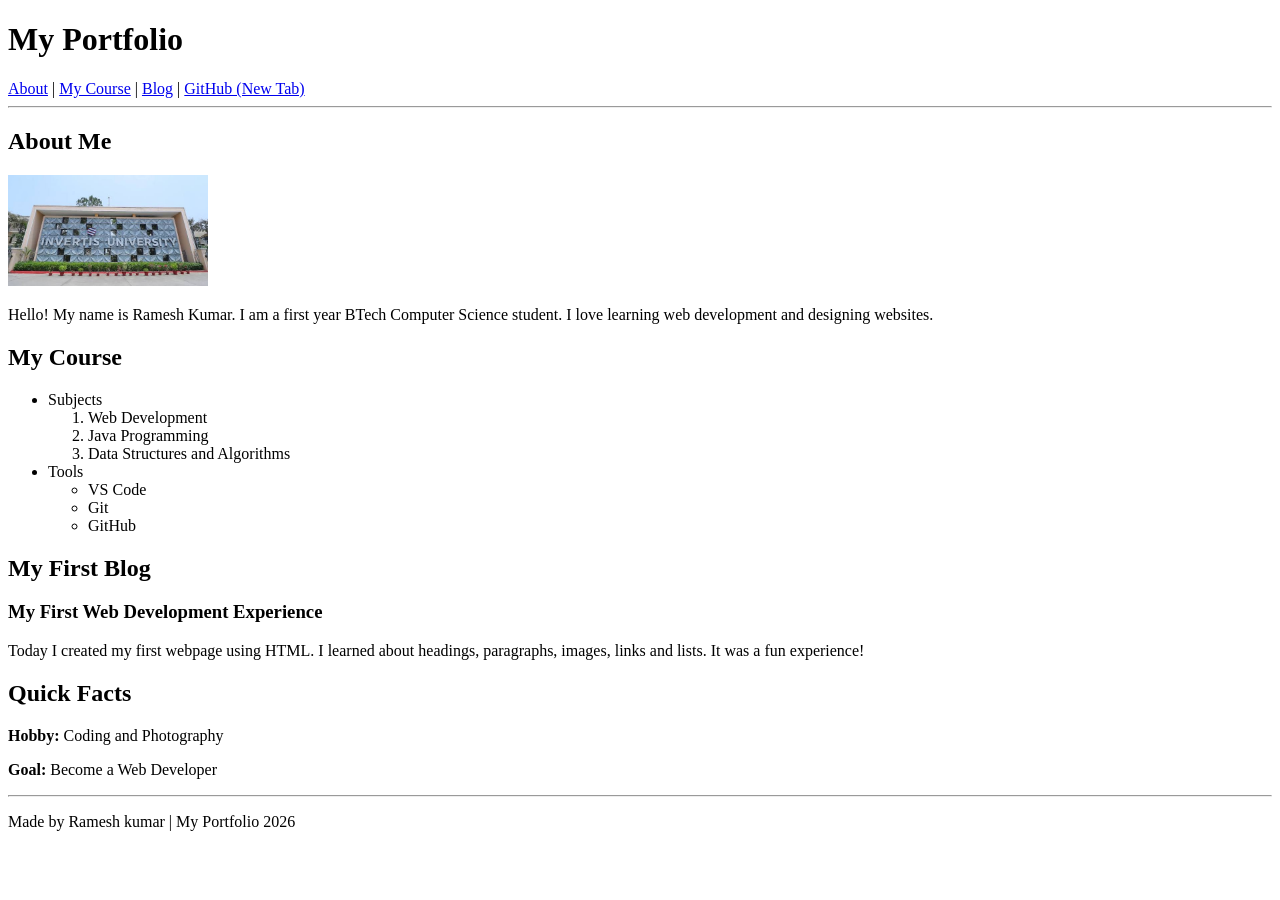
<file: week 3/index.html>
<!DOCTYPE html>
<html lang="en">

<head>
    <meta charset="UTF-8">
    <meta name="viewport" content="width=device-width, initial-scale=1.0">
    <title>My Portfolio</title>
</head>

<body>

    <!-- Header -->
    <header>
        <h1>My Portfolio</h1>

        <!-- Navigation Menu -->
        <nav>
            <a href="about.html">About</a> |
            <a href="#course">My Course</a> |
            <a href="#blog">Blog</a> |
            <a href="https://github.com/rameshg800gupta-star/" target="_blank" rel="noopener noreferrer">
                GitHub (New Tab)
            </a>
        </nav>
    </header>

    <hr>

    <!-- Main Content -->
    <main>

        <!-- About Section -->
        <section id="about">
            <h2>About Me</h2>

            <img src="images/college.jpg"
                 alt="My College Campus"
                 width="200">

            <p>
                Hello! My name is Ramesh Kumar.
                I am a first year BTech Computer Science student.
                I love learning web development and designing websites.
            </p>
        </section>

        <!-- Course Section -->
        <section id="course">
            <h2>My Course</h2>

            <ul>
                <li>Subjects
                    <ol>
                        <li>Web Development</li>
                        <li>Java Programming</li>
                        <li>Data Structures and Algorithms</li>
                    </ol>
                </li>

                <li>Tools
                    <ul>
                        <li>VS Code</li>
                        <li>Git</li>
                        <li>GitHub</li>
                    </ul>
                </li>
            </ul>
        </section>

        <!-- Blog Section -->
        <section id="blog">
            <h2>My First Blog</h2>

            <article>
                <h3>My First Web Development Experience</h3>

                <p>
                    Today I created my first webpage using HTML.
                    I learned about headings, paragraphs, images,
                    links and lists. It was a fun experience!
                </p>
            </article>
        </section>

        <!-- Aside Section -->
        <aside>
            <h2>Quick Facts</h2>

            <p><strong>Hobby:</strong> Coding and Photography</p>
            <p><strong>Goal:</strong> Become a Web Developer</p>
        </aside>

    </main>

    <!-- Footer -->
    <footer>
        <hr>
        <p>Made by Ramesh kumar | My Portfolio 2026</p>
    </footer>

</body>
</html>
</file>
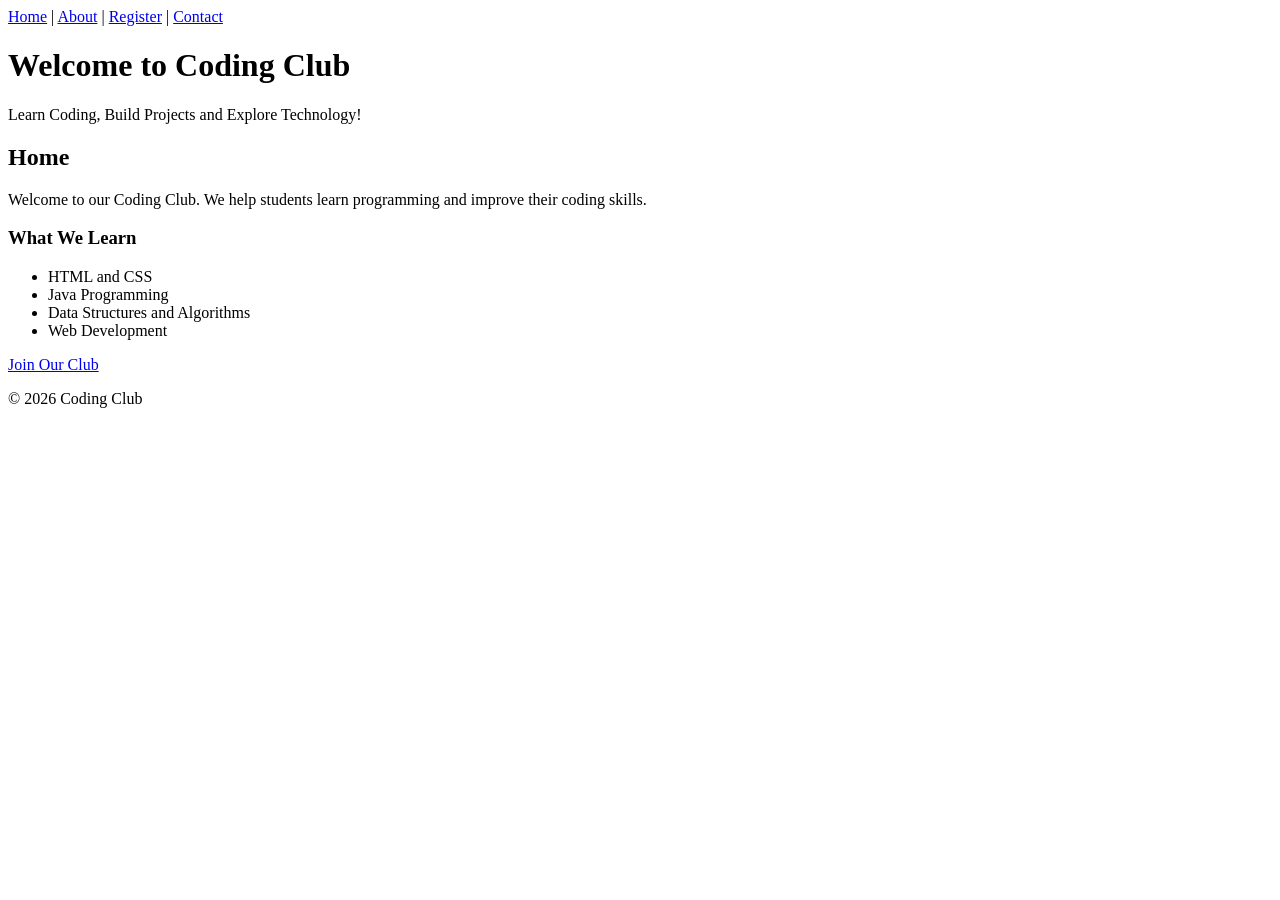
<file: week 4/index.html>
<!DOCTYPE html>
<html lang="en">
<head>
    <meta charset="UTF-8">
    <meta name="viewport" content="width=device-width, initial-scale=1.0">
    <meta name="description" content="Welcome to Coding Club">
    <title>Coding Club - Home</title>
    <link rel="icon" href="images/favicon.svg" type="image/svg+xml">
</head>

<body>

    <nav>
        <a href="index.html">Home</a> |
        <a href="about.html">About</a> |
        <a href="register.html">Register</a> |
        <a href="contact.html">Contact</a>
    </nav>

    <header>
        <h1>Welcome to Coding Club</h1>
        <p>Learn Coding, Build Projects and Explore Technology!</p>
    </header>

    <main>
        <section>
            <h2>Home</h2>
            <p>Welcome to our Coding Club. We help students
            learn programming and improve their coding skills.</p>

            <h3>What We Learn</h3>
            <ul>
                <li>HTML and CSS</li>
                <li>Java Programming</li>
                <li>Data Structures and Algorithms</li>
                <li>Web Development</li>
            </ul>

            <p>
                <a href="register.html">Join Our Club</a>
            </p>
        </section>
    </main>

    <footer>
        <p>&copy; 2026 Coding Club</p>
    </footer>

</body>
</html>
</file>
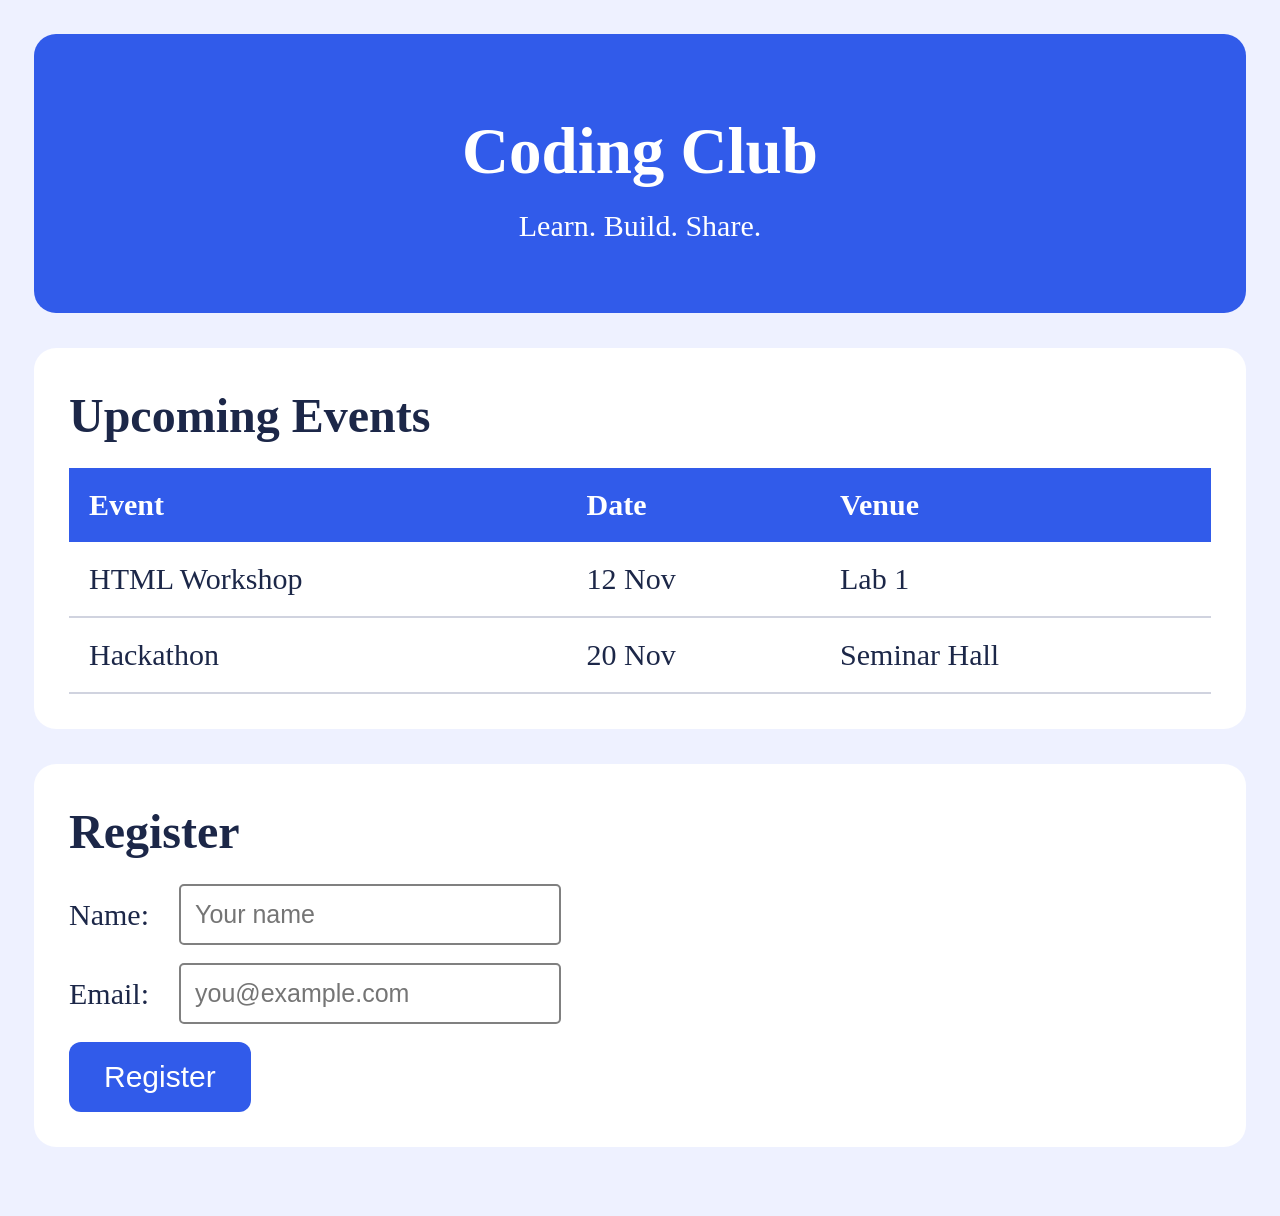
<file: week 5/cooding-club/index.html>
<!DOCTYPE html>
<html lang="en">

<head>
    <meta charset="UTF-8">
    <meta name="viewport" content="width=device-width, initial-scale=1.0">

    <title>Coding Club</title>

    <link rel="stylesheet" href="style.css">
</head>

<body>

    <!-- Header Section -->
    <header>
        <h1>Coding Club</h1>
        <p>Learn. Build. Share.</p>
    </header>


    <main>

        <!-- Upcoming Events Section -->
        <section class="events">

            <h2>Upcoming Events</h2>

            <table>

                <tr>
                    <th>Event</th>
                    <th>Date</th>
                    <th>Venue</th>
                </tr>

                <tr>
                    <td>HTML Workshop</td>
                    <td>12 Nov</td>
                    <td>Lab 1</td>
                </tr>

                <tr>
                    <td>Hackathon</td>
                    <td>20 Nov</td>
                    <td>Seminar Hall</td>
                </tr>

            </table>

        </section>


        <!-- Registration Section -->
        <section class="register">

            <h2>Register</h2>

            <form>

                <div class="form-group">
                    <label for="name">Name:</label>
                    <input type="text" id="name"
                    placeholder="Your name">
                </div>

                <div class="form-group">
                    <label for="email">Email:</label>
                    <input type="email" id="email"
                    placeholder="you@example.com">
                </div>

                <button type="submit">Register</button>

            </form>

        </section>

    </main>

</body>
</html>
</file>
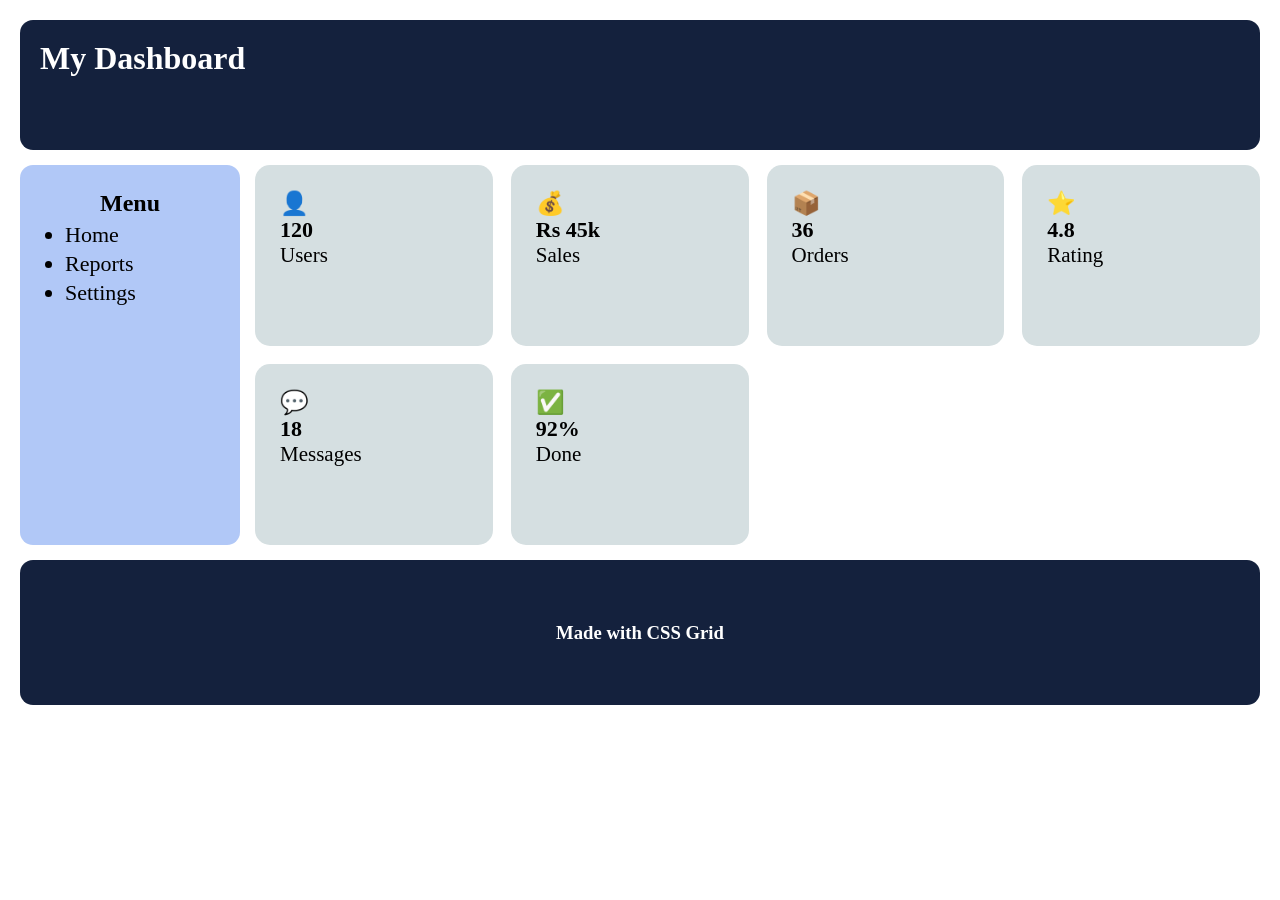
<file: week 8/dashboard/index.html>
<!DOCTYPE html>
<html lang="en">
<head>
    <meta charset="UTF-8">
    <meta name="viewport" content="width=device-width, initial-scale=1.0">

    <title>My Dashboard</title>

    <!-- CSS File Linking -->
    <link rel="stylesheet" href="style.css">
</head>
<body>

    <div class="dashboard">

        <!-- Header -->
        <header class="header">
            <h1>My Dashboard</h1>
        </header>

        <!-- Sidebar Menu -->
        <aside class="sidebar">

            <h2>Menu</h2>

            <ul>
                <li>Home</li>
                <li>Reports</li>
                <li>Settings</li>
            </ul>

        </aside>

        <!-- Main Content -->
        <main class="main-content">

            <div class="card">
                <span>👤</span>
                <h3>120</h3>
                <p>Users</p>
            </div>

            <div class="card">
                <span>💰</span>
                <h3>Rs 45k</h3>
                <p>Sales</p>
            </div>

            <div class="card">
                <span>📦</span>
                <h3>36</h3>
                <p>Orders</p>
            </div>

            <div class="card">
                <span>⭐</span>
                <h3>4.8</h3>
                <p>Rating</p>
            </div>

            <div class="card">
                <span>💬</span>
                <h3>18</h3>
                <p>Messages</p>
            </div>

            <div class="card">
                <span>✅</span>
                <h3>92%</h3>
                <p>Done</p>
            </div>

        </main>

        <!-- Footer -->
        <footer class="footer">
            <h3>Made with CSS Grid</h3>
        </footer>

    </div>

</body>
</html>
</file>
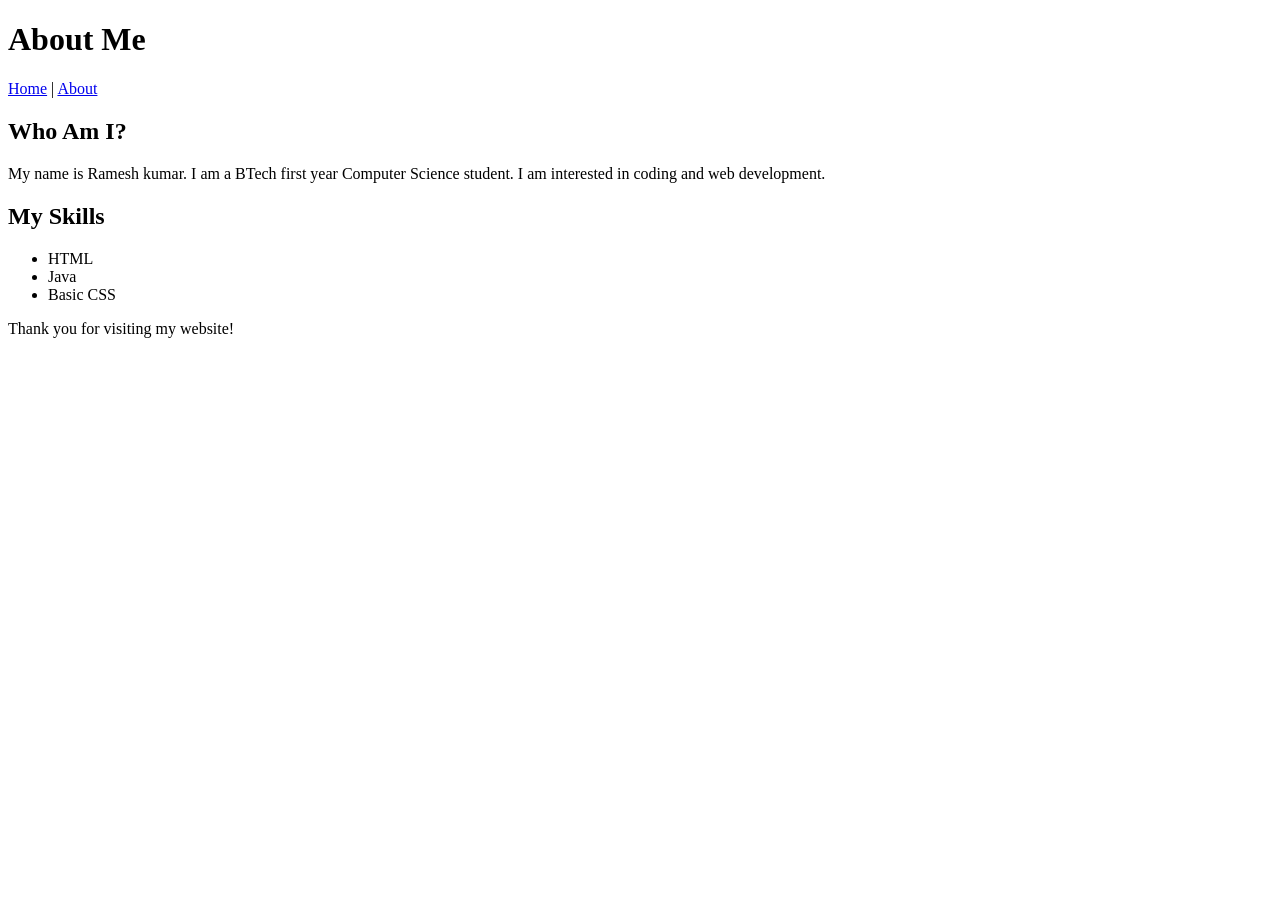
<file: week 3/about.html>
<!DOCTYPE html>
<html lang="en">

<head>
    <meta charset="UTF-8">
    <meta name="viewport" content="width=device-width, initial-scale=1.0">
    <title>About Me</title>
</head>

<body>

    <header>
        <h1>About Me</h1>

        <nav>
            <a href="index.html">Home</a> |
            <a href="about.html">About</a>
        </nav>
    </header>

    <main>
        <section>
            <h2>Who Am I?</h2>

            <p>
                My name is Ramesh kumar.
                I am a BTech first year Computer Science student.
                I am interested in coding and web development.
            </p>
        </section>

        <section>
            <h2>My Skills</h2>

            <ul>
                <li>HTML</li>
                <li>Java</li>
                <li>Basic CSS</li>
            </ul>
        </section>
    </main>

    <footer>
        <p>Thank you for visiting my website!</p>
    </footer>

</body>
</html>
</file>
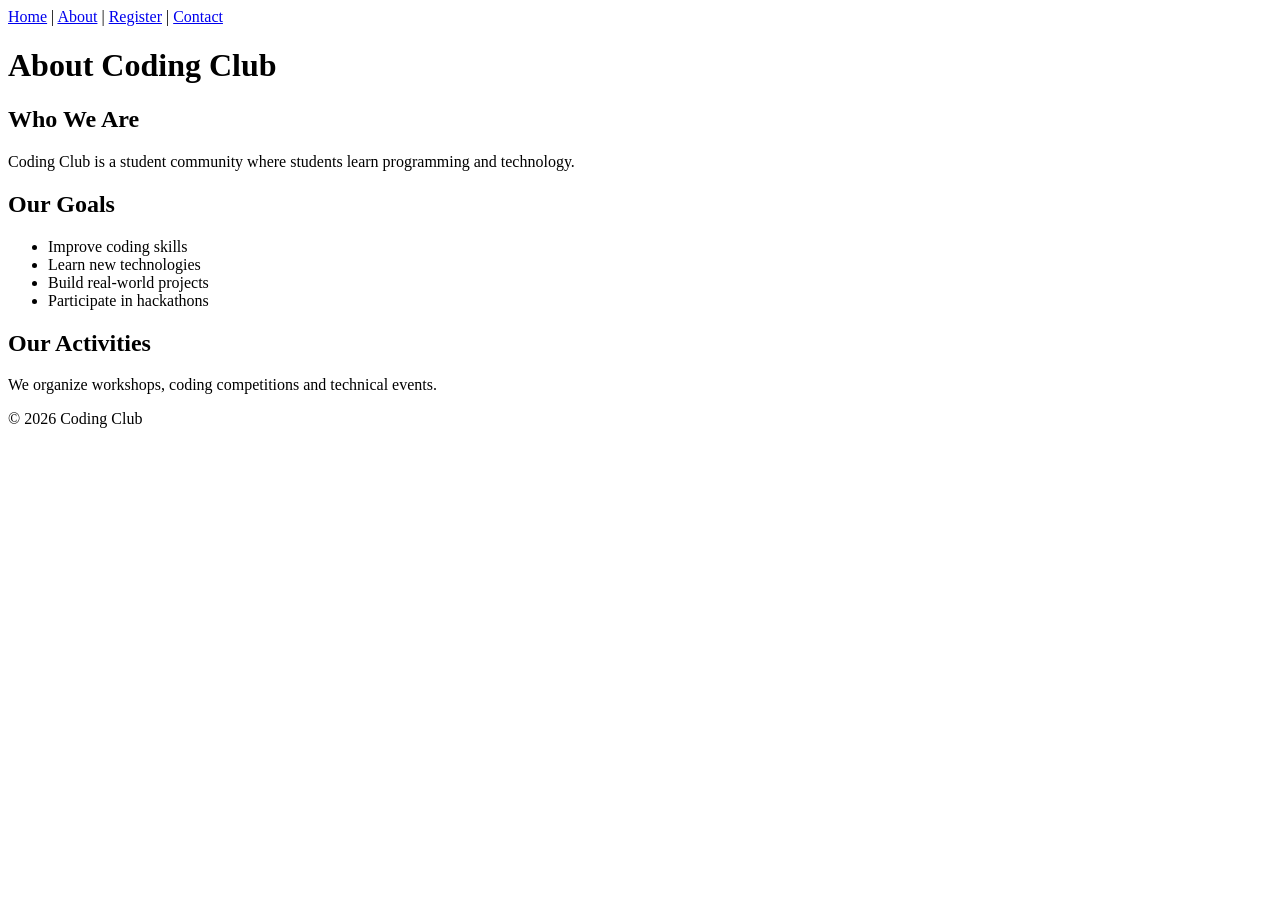
<file: week 4/about.html>
<!DOCTYPE html>
<html lang="en">
<head>
    <meta charset="UTF-8">
    <meta name="viewport" content="width=device-width, initial-scale=1.0">
    <meta name="description" content="About Coding Club">
    <title>Coding Club - About</title>
    <link rel="icon" href="images/favicon.svg" type="image/svg+xml">
</head>

<body>

    <nav>
        <a href="index.html">Home</a> |
        <a href="about.html">About</a> |
        <a href="register.html">Register</a> |
        <a href="contact.html">Contact</a>
    </nav>

    <header>
        <h1>About Coding Club</h1>
    </header>

    <main>
        <section>
            <h2>Who We Are</h2>

            <p>
                Coding Club is a student community where
                students learn programming and technology.
            </p>

            <h2>Our Goals</h2>

            <ul>
                <li>Improve coding skills</li>
                <li>Learn new technologies</li>
                <li>Build real-world projects</li>
                <li>Participate in hackathons</li>
            </ul>

            <h2>Our Activities</h2>

            <p>We organize workshops, coding competitions
            and technical events.</p>
        </section>
    </main>

    <footer>
        <p>&copy; 2026 Coding Club</p>
    </footer>

</body>
</html>
</file>
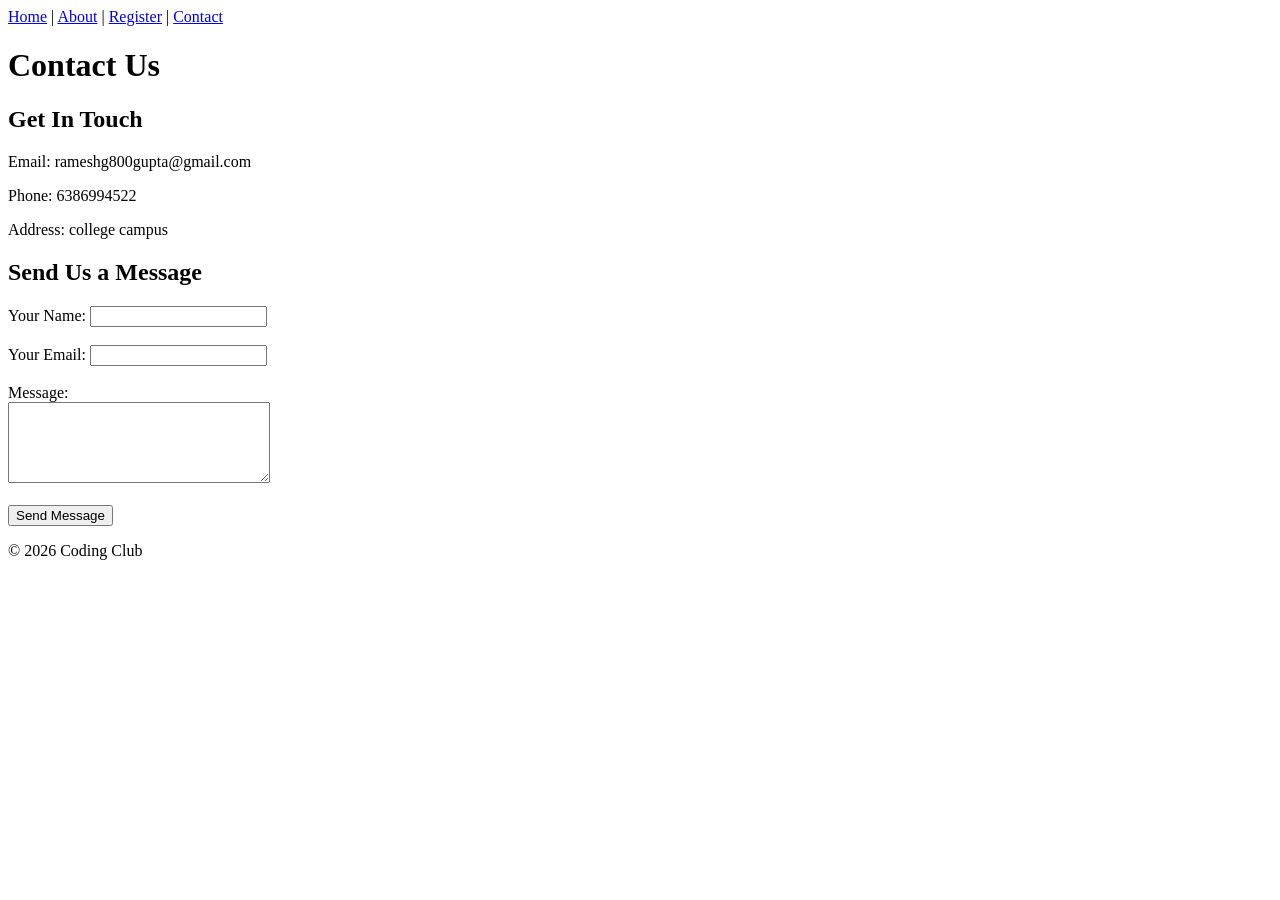
<file: week 4/contact.html>
<!DOCTYPE html>
<html lang="en">
<head>
    <meta charset="UTF-8">
    <meta name="viewport" content="width=device-width, initial-scale=1.0">
    <meta name="description" content="Contact Coding Club">
    <title>Coding Club - Contact</title>
    <link rel="icon" href="images/favicon.svg" type="image/svg+xml">
</head>

<body>

    <nav>
        <a href="index.html">Home</a> |
        <a href="about.html">About</a> |
        <a href="register.html">Register</a> |
        <a href="contact.html">Contact</a>
    </nav>

    <header>
        <h1>Contact Us</h1>
    </header>

    <main>
        <section>
            <h2>Get In Touch</h2>

            <p>Email: rameshg800gupta@gmail.com</p>

            <p>Phone: 6386994522</p>

            <p>Address: college campus</p>

            <h2>Send Us a Message</h2>

            <form action="#" method="post">

                <label for="name">Your Name:</label>
                <input type="text" id="name" name="name">
                <br><br>

                <label for="email">Your Email:</label>
                <input type="email" id="email" name="email">
                <br><br>

                <label for="message">Message:</label>
                <br>

                <textarea id="message" name="message"
                          rows="5" cols="30"></textarea>
                <br><br>

                <button type="submit">Send Message</button>

            </form>
        </section>
    </main>

    <footer>
        <p>&copy; 2026 Coding Club</p>
    </footer>

</body>
</html>
</file>
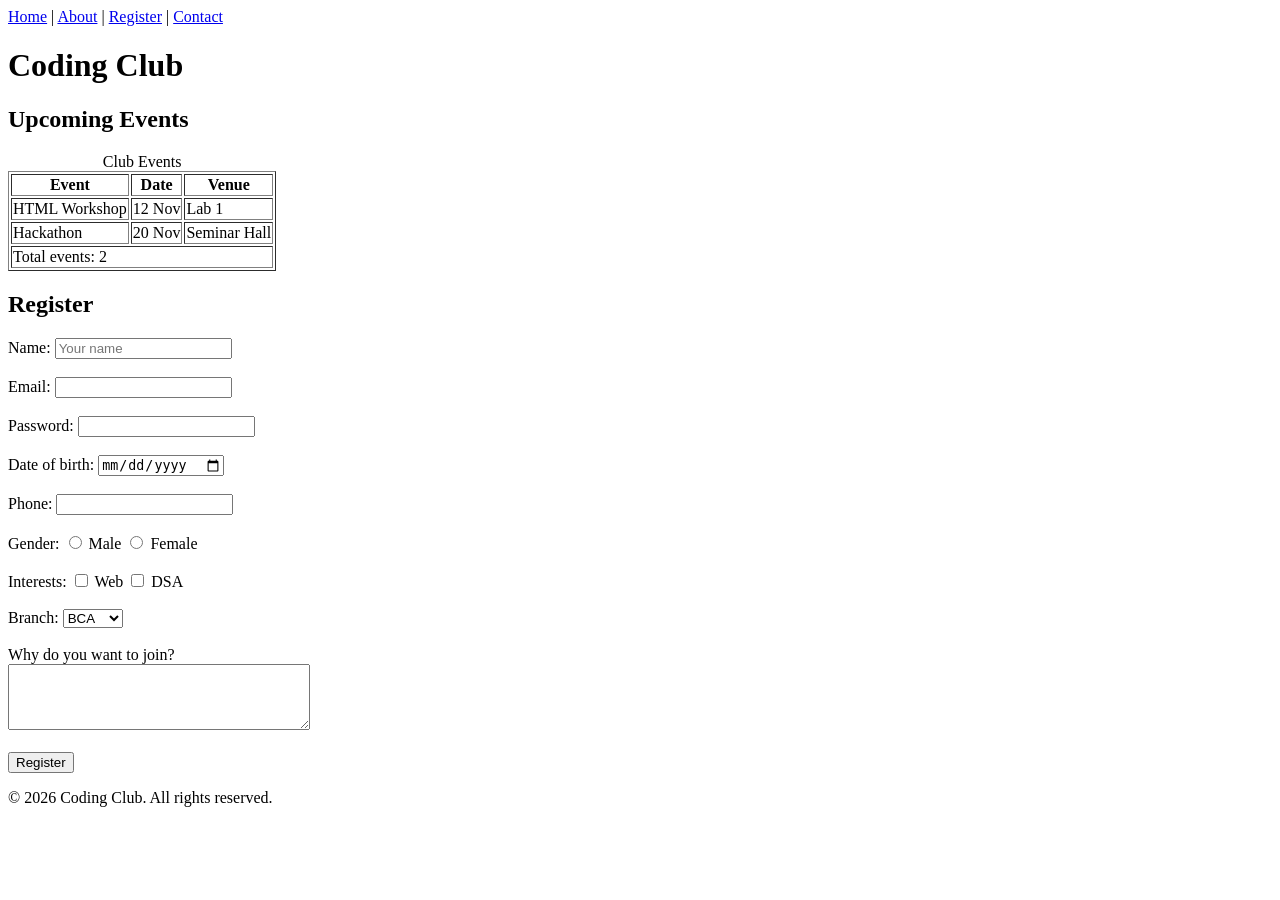
<file: week 4/register.html>
<!DOCTYPE html>
<html lang="en">
<head>
    <meta charset="UTF-8">
    <meta name="viewport" content="width=device-width, initial-scale=1.0">

    <meta name="description" content="Coding Club Events and Registration">
    <meta name="author" content="Coding Club">

    <title>Coding Club - Register</title>

    <link rel="icon" href="images/favicon.svg" type="image/svg+xml">
</head>

<body>

    <!-- Navigation Menu -->
    <nav>
        <a href="index.html">Home</a> |
        <a href="about.html">About</a> |
        <a href="register.html">Register</a> |
        <a href="contact.html">Contact</a>
    </nav>

    <header>
        <h1>Coding Club</h1>
    </header>

    <main>

        <!-- Events Section -->
        <section id="events">

            <h2>Upcoming Events</h2>

            <table border="1">

                <caption>Club Events</caption>

                <thead>
                    <tr>
                        <th>Event</th>
                        <th>Date</th>
                        <th>Venue</th>
                    </tr>
                </thead>

                <tbody>
                    <tr>
                        <td>HTML Workshop</td>
                        <td>12 Nov</td>
                        <td>Lab 1</td>
                    </tr>

                    <tr>
                        <td>Hackathon</td>
                        <td>20 Nov</td>
                        <td>Seminar Hall</td>
                    </tr>
                </tbody>

                <tfoot>
                    <tr>
                        <td colspan="3">Total events: 2</td>
                    </tr>
                </tfoot>

            </table>

        </section>

        <!-- Registration Form -->
        <section id="register">

            <h2>Register</h2>

            <form action="#" method="post">

                <label for="name">Name:</label>
                <input type="text" id="name" name="name"
                       placeholder="Your name" required>
                <br><br>

                <label for="email">Email:</label>
                <input type="email" id="email" name="email" required>
                <br><br>

                <label for="password">Password:</label>
                <input type="password" id="password"
                       name="password" required>
                <br><br>

                <label for="dob">Date of birth:</label>
                <input type="date" id="dob" name="dob">
                <br><br>

                <label for="phone">Phone:</label>
                <input type="tel" id="phone" name="phone">
                <br><br>

                <!-- Radio Buttons -->
                Gender:

                <input type="radio" id="male"
                       name="gender" value="Male">
                <label for="male">Male</label>

                <input type="radio" id="female"
                       name="gender" value="Female">
                <label for="female">Female</label>

                <br><br>

                <!-- Checkboxes -->
                Interests:

                <input type="checkbox" id="web"
                       name="interests" value="Web">
                <label for="web">Web</label>

                <input type="checkbox" id="dsa"
                       name="interests" value="DSA">
                <label for="dsa">DSA</label>

                <br><br>

                <!-- Dropdown -->
                <label for="branch">Branch:</label>

                <select id="branch" name="branch">
                    <option value="BCA">BCA</option>
                    <option value="BTech">BTech</option>
                    <option value="MCA">MCA</option>
                    <option value="Other">Other</option>
                </select>

                <br><br>

                <!-- Textarea -->
                <label for="message">
                    Why do you want to join?
                </label>

                <br>

                <textarea id="message" name="message"
                          rows="4" cols="35"></textarea>

                <br><br>

                <button type="submit">Register</button>

            </form>

        </section>

    </main>

    <footer>
        <p>&copy; 2026 Coding Club. All rights reserved.</p>
    </footer>

</body>
</html>
</file>
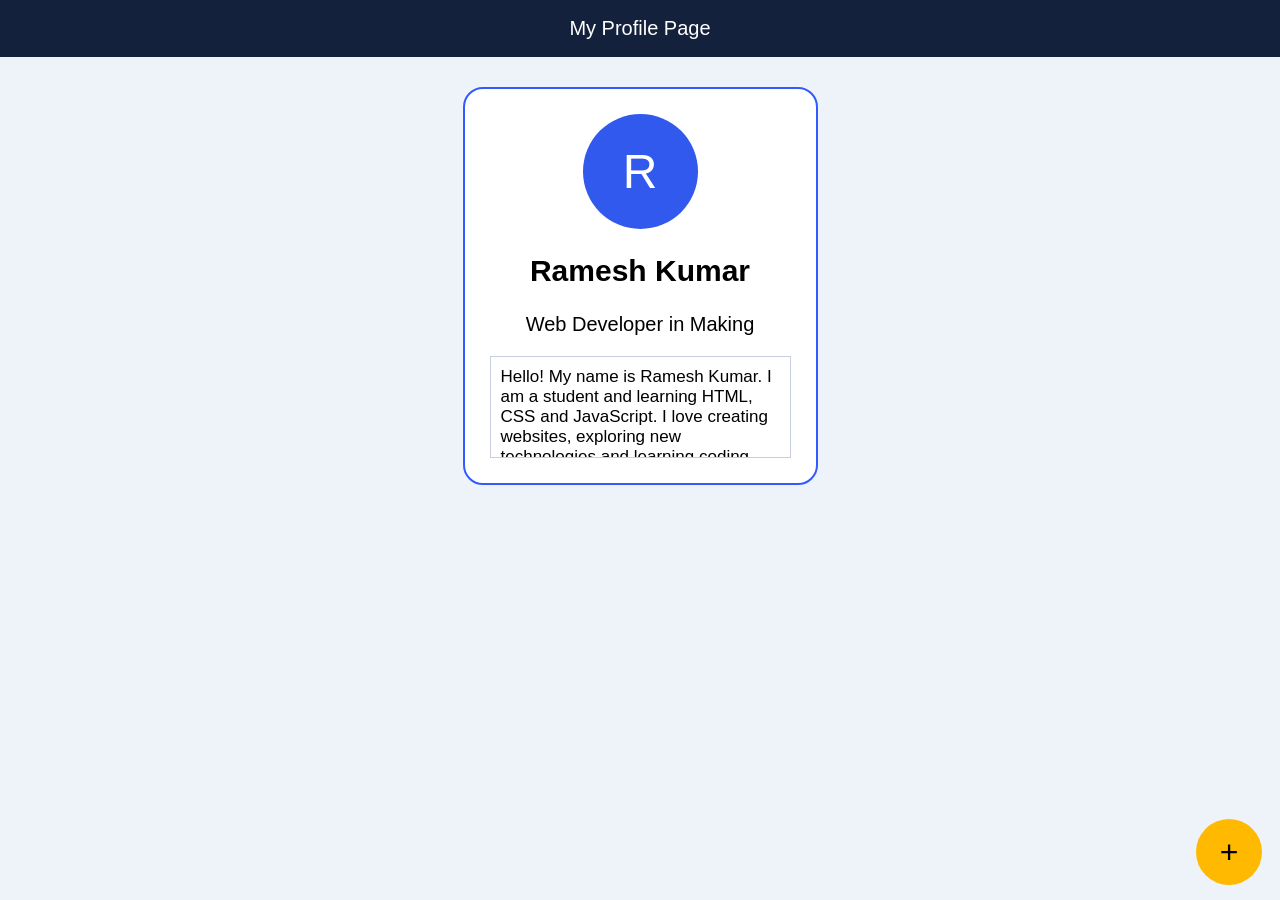
<file: week 6/profilecard.html>
<!DOCTYPE html>
<html lang="en">
<head>
    <meta charset="UTF-8">
    <meta name="viewport" content="width=device-width, initial-scale=1.0">
    <title>My Profile Page</title>

    <link rel="stylesheet" href="style.css">
</head>
<body>

    <!-- Header -->
    <header>
        <h3>My Profile Page</h3>
    </header>

    <!-- Profile Card -->
    <div class="profile-card">

        <!-- Profile Circle -->
        <div class="profile-circle">
            R
        </div>

        <!-- Name -->
        <h1> Ramesh Kumar</h1>

        <!-- Profession -->
        <p class="profession">
            Web Developer in Making
        </p>

        <!-- Scrollable Description -->
        <div class="description">
            Hello! My name is Ramesh Kumar.
            I am a student and learning
            HTML, CSS and JavaScript.

            I love creating websites,
            exploring new technologies
            and learning coding.

            My goal is to become a
            successful web developer.

            I want to build my own
            website and applications.
        </div>

    </div>

    <!-- Plus Button -->
    <button class="plus-button">+</button>

</body>
</html>
</file>
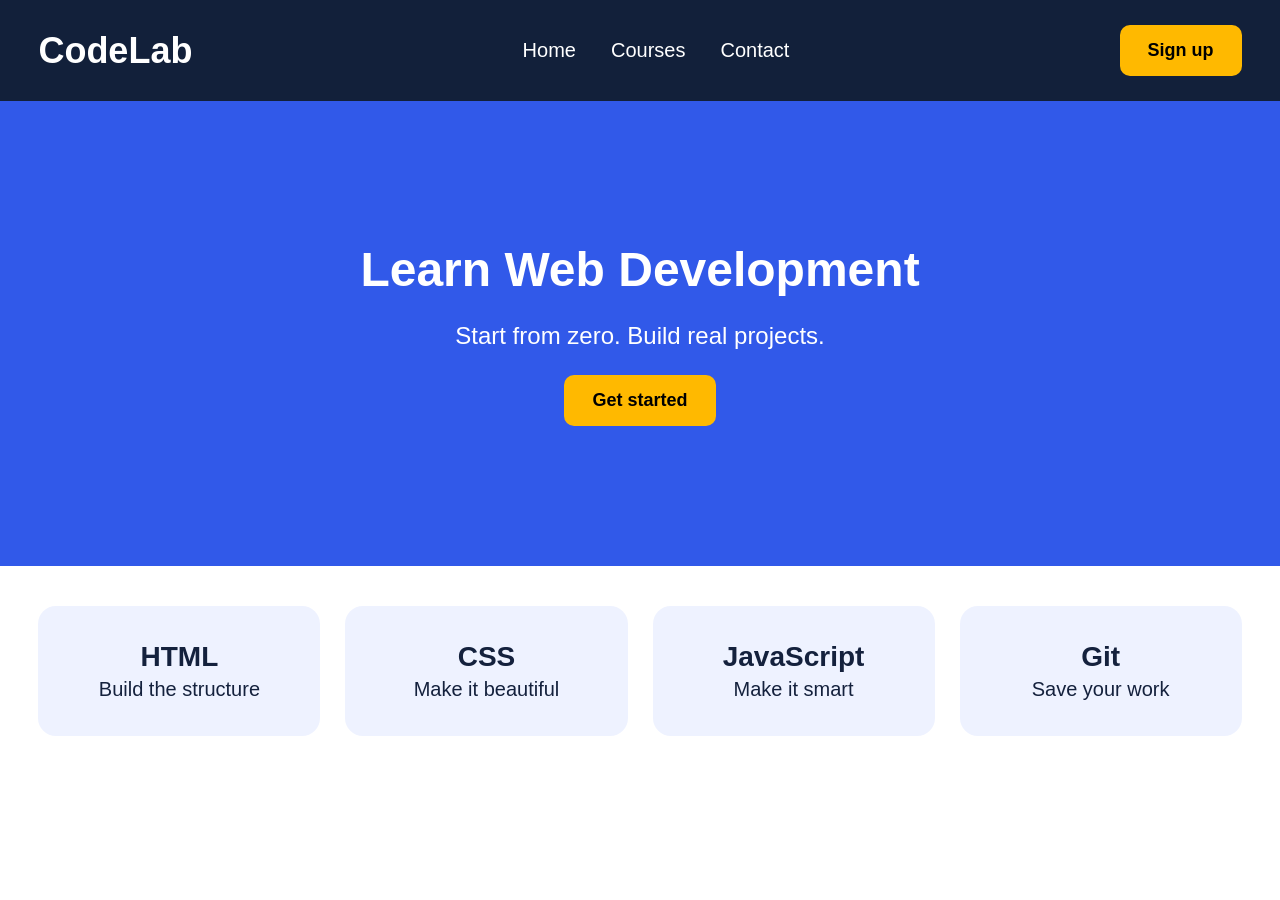
<file: week 7/codelab.html>
<!DOCTYPE html>
<html lang="en">
<head>
    <meta charset="UTF-8">
    <meta name="viewport" content="width=device-width, initial-scale=1.0">
    <title>CodeLab - Learn Web Development</title>

    <style>
        * {
            margin: 0;
            padding: 0;
            box-sizing: border-box;
        }

        body {
            font-family: Arial, sans-serif;
            color: #14213d;
        }

        /* 7.1 Navbar using Flexbox */
        .navbar {
            display: flex;
            justify-content: space-between;
            align-items: center;
            background-color: #12203a;
            color: white;
            padding: 25px 3%;
            gap: 20px;
            flex-wrap: wrap;
        }

        .logo {
            font-size: 36px;
            font-weight: bold;
        }

        .nav-links {
            display: flex;
            align-items: center;
            justify-content: center;
            gap: 35px;
        }

        .nav-links a {
            color: white;
            text-decoration: none;
            font-size: 20px;
        }

        .btn {
            background-color: #ffb900;
            color: black;
            border: none;
            padding: 15px 28px;
            border-radius: 10px;
            font-size: 18px;
            font-weight: bold;
            cursor: pointer;
        }

        /* 7.2 Centre banner using Flexbox */
        .banner {
            background-color: #3159e9;
            color: white;
            min-height: 465px;
            display: flex;
            flex-direction: column;
            justify-content: center;
            align-items: center;
            text-align: center;
            padding: 40px 20px;
            gap: 25px;
        }

        .banner h1 {
            font-size: 48px;
        }

        .banner p {
            font-size: 24px;
        }

        /* 7.3 Cards using Flexbox */
        .cards {
            display: flex;
            flex-wrap: wrap;
            gap: 25px;
            padding: 40px 3%;
        }

        .card {
            flex: 1 1 200px;
            min-width: 0;
            background-color: #eef2ff;
            padding: 35px 20px;
            border-radius: 18px;
            text-align: center;
        }

        .card h2 {
            font-size: 28px;
            margin-bottom: 5px;
        }

        .card p {
            font-size: 20px;
        }

        /* Responsive design */
        @media (max-width: 600px) {
            .navbar {
                flex-direction: column;
                text-align: center;
            }

            .logo {
                font-size: 30px;
            }

            .nav-links {
                flex-wrap: wrap;
                gap: 20px;
            }

            .nav-links a {
                font-size: 17px;
            }

            .banner {
                min-height: 350px;
            }

            .banner h1 {
                font-size: 34px;
            }

            .banner p {
                font-size: 18px;
            }

            .cards {
                padding: 25px 5%;
            }

            .card {
                flex-basis: 200px;
            }
        }
    </style>
</head>

<body>

    <!-- Navbar -->
    <header class="navbar">
        <div class="logo">CodeLab</div>

        <nav class="nav-links">
            <a href="#home">Home</a>
            <a href="#courses">Courses</a>
            <a href="#contact">Contact</a>
        </nav>

        <button class="btn"
            onclick="alert('Welcome to CodeLab!')">
            Sign up
        </button>
    </header>

    <!-- Banner -->
    <section class="banner" id="home">
        <h1>Learn Web Development</h1>
        <p>Start from zero. Build real projects.</p>
        <button class="btn"
            onclick="document.getElementById('courses').scrollIntoView({behavior:'smooth'})">
            Get started
        </button>
    </section>

    <!-- Course Cards -->
    <section class="cards" id="courses">

        <div class="card">
            <h2>HTML</h2>
            <p>Build the structure</p>
        </div>

        <div class="card">
            <h2>CSS</h2>
            <p>Make it beautiful</p>
        </div>

        <div class="card">
            <h2>JavaScript</h2>
            <p>Make it smart</p>
        </div>

        <div class="card">
            <h2>Git</h2>
            <p>Save your work</p>
        </div>

    </section>

</body>
</html>
</file>
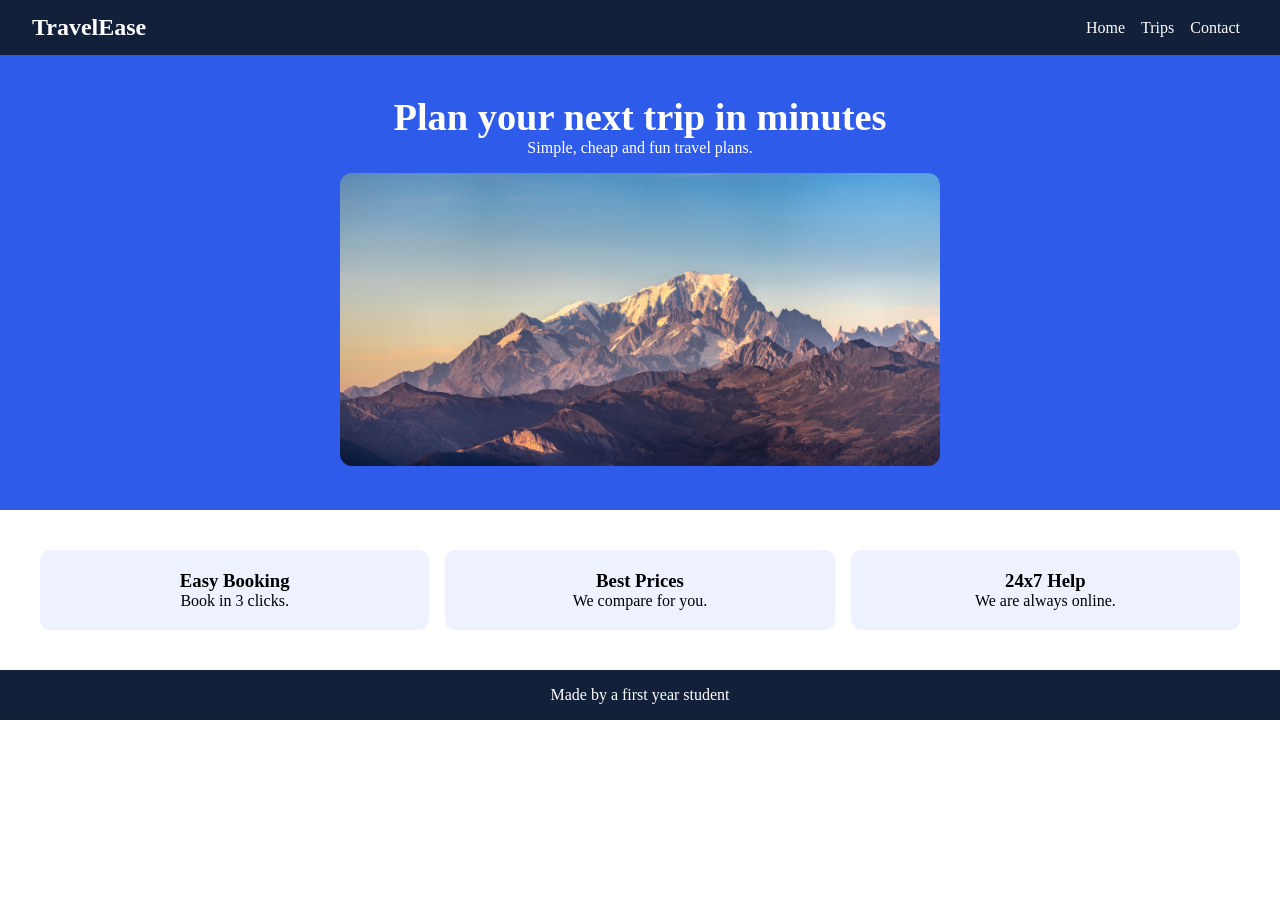
<file: week 9/responsiblelandinpage.html>
<!DOCTYPE html>
<html lang="en">

<head>
    <meta charset="UTF-8">
    <meta name="viewport" content="width=device-width, initial-scale=1">
    <title>TravelEase</title>
    <style>
        * {
            margin: 0;
            padding: 0;
            box-sizing: border-box;
        }

        nav {
            display: flex;
            flex-direction: column;
            align-items: center;
            gap: 8px;
            padding: 14px;
            background: #12203a;
            color: white;
        }

        nav span {
            color: white;
            margin: 0 8px;
            text-decoration: none;
        }

        .hero {
            padding: 40px 16px;
            text-align: center;
            background: #2f5bea;
            color: white;
        }

        .hero h1 {
            font-size: 1.6rem;
        }

        .hero img {
            max-width: 100%;
            height: auto;
            margin-top: 16px;
            border-radius: 12px;
        }

        .features {
            display: grid;
            grid-template-columns: 1fr;
            gap: 16px;
            padding: 20px;
        }

        .box {
            background: #eef2ff;
            padding: 20px;
            border-radius: 10px;
            text-align: center;
        }

        footer {
            background: #12203a;
            color: white;
            text-align: center;
            padding: 16px;
        }

        @media (min-width: 768px) {
            nav {
                flex-direction: row;
                justify-content: space-between;
                padding: 14px 32px;
            }

            .hero h1 {
                font-size: 2.4rem;
            }

            .features {
                grid-template-columns: repeat(2, 1fr);
            }
        }

        @media (min-width: 1024px) {
            .features {
                grid-template-columns: repeat(3, 1fr);
                padding: 40px;
            }
        }
    </style>
</head>

<body>
    <nav>
        <h2>TravelEase</h2>
        <div><span>Home</span><span>Trips</span><span>Contact</span></div>
    </nav>
    <section class="hero">
        <h1>Plan your next trip in minutes</h1>
        <p>Simple, cheap and fun travel plans.</p>
        <img src="image.jpg" alt="Mountain trip banner" width="600">
    </section>
    <section class="features">
        <div class="box">
            <h3>Easy Booking</h3>
            <p>Book in 3 clicks.</p>
        </div>
        <div class="box">
            <h3>Best Prices</h3>
            <p>We compare for you.</p>
        </div>
        <div class="box">
            <h3>24x7 Help</h3>
            <p>We are always online.</p>
        </div>
    </section>
    <footer>Made by a first year student</footer>
</body>

</html>
</file>
<file: week 5/cooding-club/style.css>
/* Body Styling */
body {
    background-color: #eef1ff;
    font-family: Georgia, serif;
    color: #1c2748;
    margin: 0;
    padding: 34px;
}


/* Header Styling */
header {
    background-color: #315bea;
    color: white;
    text-align: center;
    padding: 70px 20px;
    border-radius: 22px;
    margin-bottom: 35px;
}

header h1 {
    font-size: 65px;
    margin: 10px 0;
}

header p {
    font-size: 30px;
    margin: 20px 0 0;
}


/* Main Sections */
.events,
.register {
    background-color: white;
    padding: 35px;
    border-radius: 22px;
    margin-bottom: 35px;
}


/* Heading Styling */
h2 {
    font-size: 48px;
    margin-top: 5px;
    margin-bottom: 25px;
}


/* Table Styling */
table {
    width: 100%;
    border-collapse: collapse;
    font-size: 30px;
}

th {
    background-color: #315bea;
    color: white;
    text-align: left;
    padding: 20px;
}

td {
    padding: 20px;
    border-bottom: 2px solid #d0d3df;
}


/* Form Styling */
.form-group {
    display: flex;
    align-items: center;
    margin-bottom: 18px;
    gap: 12px;
}

label {
    font-size: 30px;
    width: 98px;
}

input {
    font-size: 25px;
    padding: 14px;
    width: 350px;
    border: 2px solid gray;
    border-radius: 5px;
}


/* Button Styling */
button {
    background-color: #315bea;
    color: white;
    font-size: 30px;
    padding: 18px 35px;
    border: none;
    border-radius: 12px;
    cursor: pointer;
}

button:hover {
    background-color: #1d42bd;
}


/* Mobile Responsive */
@media (max-width: 600px) {

    body {
        padding: 15px;
    }

    header h1 {
        font-size: 42px;
    }

    header p {
        font-size: 22px;
    }

    .events,
    .register {
        padding: 20px;
    }

    h2 {
        font-size: 32px;
    }

    table {
        font-size: 16px;
    }

    th, td {
        padding: 10px;
    }

    .form-group {
        flex-wrap: wrap;
        gap: 8px;
    }

    label {
        font-size: 20px;
        width: 100%;
    }

    input {
        box-sizing: border-box;
        width: 100%;
        font-size: 18px;
    }

    button {
        font-size: 22px;
    }
}
</file>
<file: week 8/dashboard/style.css>
/* Basic Settings */
* {
    margin: 0;
    padding: 0;
    box-sizing: border-box;
}

body {
    font-family: Georgia, serif;
    background-color: white;
}

/* Main Dashboard Grid */
.dashboard {
    display: grid;

    grid-template-columns: 220px 1fr;
    grid-template-rows: 130px 380px 145px;

    gap: 15px;
    padding: 20px;
}

/* Header */
.header {
    background-color: #14213d;
    color: white;

    grid-column: 1 / 3;

    padding: 20px;
    border-radius: 13px;
}

/* Sidebar */
.sidebar {
    background-color: #b1c8f7;

    padding: 25px;
    border-radius: 13px;
}

.sidebar h2 {
    text-align: center;
    margin-bottom: 5px;
}

.sidebar ul {
    padding-left: 20px;
}

.sidebar li {
    font-size: 22px;
    margin-bottom: 3px;
}

/* Main Content Grid */
.main-content {
    display: grid;

    grid-template-columns: repeat(4, 1fr);
    grid-template-rows: 1fr 1fr;

    gap: 18px;
}

/* Dashboard Cards */
.card {
    background-color: #d5dfe1;

    padding: 25px;
    border-radius: 15px;
}

.card span {
    font-size: 23px;
}

.card h3 {
    font-size: 22px;
}

.card p {
    font-size: 21px;
}

/* Footer */
.footer {
    background-color: #14213d;
    color: white;

    grid-column: 1 / 3;

    display: flex;
    justify-content: center;
    align-items: center;

    border-radius: 13px;
}

/* Responsive Design */
@media (max-width: 768px) {

    .dashboard {
        grid-template-columns: 1fr;
        grid-template-rows: auto;
    }

    .header,
    .footer {
        grid-column: 1;
    }

    .sidebar {
        min-height: 150px;
    }

    .main-content {
        grid-template-columns: repeat(2, 1fr);
    }

}
</file>
<file: week 6/style.css>
/* Remove default spacing */
* {
    margin: 0;
    padding: 0;
    box-sizing: border-box;
}

/* Body */
body {
    background-color: #eef2f9;
    font-family: Arial, sans-serif;
}

/* Header */
header {
    background-color: #14213d;
    color: white;
    text-align: center;
    padding: 17px;
}

header h3 {
    font-size: 20px;
    font-weight: normal;
}

/* Profile Card */
.profile-card {
    background-color: white;
    width: 355px;
    margin: 30px auto;
    padding: 25px;
    text-align: center;

    border: 2px solid #315bff;
    border-radius: 20px;
}

/* Profile Circle */
.profile-circle {
    background-color: #3159ed;
    color: white;

    width: 115px;
    height: 115px;

    border-radius: 50%;
    margin: 0 auto 25px;

    display: flex;
    justify-content: center;
    align-items: center;

    font-size: 48px;
}

/* Name */
.profile-card h1 {
    font-size: 30px;
    margin-bottom: 25px;
}

/* Profession */
.profession {
    font-size: 20px;
    margin-bottom: 20px;
}

/* Description Box */
.description {
    width: 100%;
    height: 102px;

    border: 1px solid #c9cde0;
    padding: 10px;

    text-align: left;
    font-size: 17px;

    overflow-y: auto;
}

/* Plus Button */
.plus-button {
    position: fixed;
    bottom: 15px;
    right: 18px;

    width: 66px;
    height: 66px;

    border: none;
    border-radius: 50%;

    background-color: #ffb900;
    color: black;

    font-size: 32px;
    cursor: pointer;
}

/* Hover Effect */
.plus-button:hover {
    background-color: orange;
}
</file>
